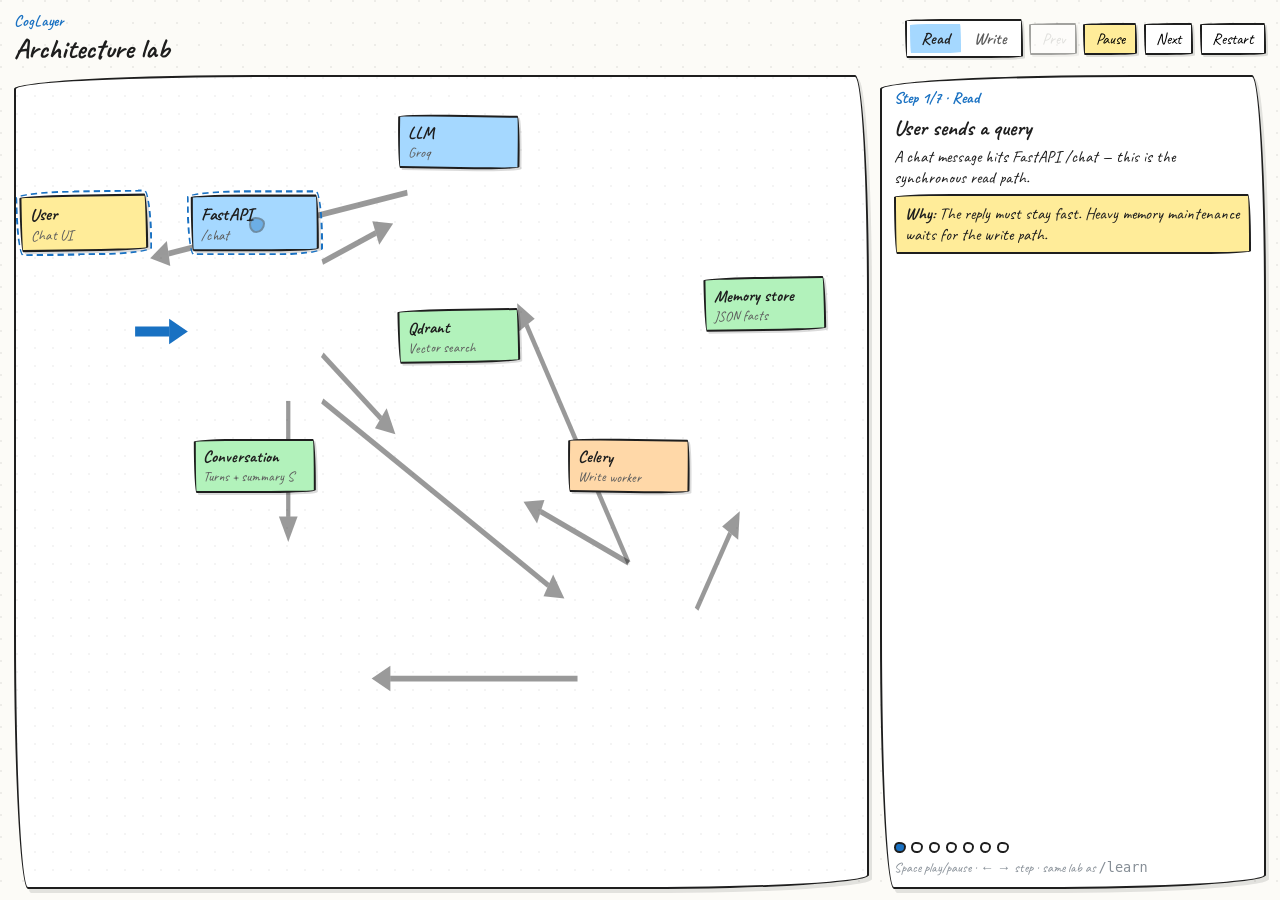
<file: docs/architecture-lab.html>
<!doctype html>
<html lang="en">
<head>
  <meta charset="UTF-8" />
  <meta name="viewport" content="width=device-width, initial-scale=1.0" />
  <title>CogLayer · Architecture lab</title>
  <link rel="preconnect" href="https://fonts.googleapis.com" />
  <link rel="preconnect" href="https://fonts.gstatic.com" crossorigin />
  <link href="https://fonts.googleapis.com/css2?family=Caveat:wght@500;600;700&family=Patrick+Hand&display=swap" rel="stylesheet" />
  <style>
    @font-face {
      font-family: Virgil;
      src: url("https://excalidraw.com/Virgil.woff2") format("woff2");
      font-display: swap;
    }
    :root {
      --ink: #1e1e1e;
      --paper: #fcfbf7;
      --read: #1971c2;
      --write: #e67700;
      --accent: var(--read);
      --fill-blue: #a5d8ff;
      --fill-green: #b2f2bb;
      --fill-yellow: #ffec99;
      --fill-orange: #ffd8a8;
      --sketch: Virgil, Caveat, "Patrick Hand", cursive;
    }
    html, body { height: 100%; margin: 0; overflow: hidden; }
    body {
      font-family: var(--sketch);
      color: var(--ink);
      background: var(--paper) radial-gradient(circle at 1px 1px, rgb(0 0 0 / 6%) 1px, transparent 0) 0 0 / 22px 22px;
    }
    .page {
      box-sizing: border-box;
      height: 100dvh;
      padding: 0.7rem 0.9rem;
      display: flex;
      flex-direction: column;
      gap: 0.55rem;
    }
    .top { display: flex; justify-content: space-between; align-items: center; gap: 0.75rem; flex: 0 0 auto; }
    .kicker { margin: 0; color: var(--read); font-weight: 600; }
    h1 { margin: 0; font-size: clamp(1.35rem, 2.2vw, 1.85rem); }
    .actions { display: flex; flex-wrap: wrap; gap: 0.4rem; align-items: center; }
    .sketchy { border: 2px solid var(--ink); border-radius: 255px 14px 225px 14px / 14px 225px 14px 255px; background: #fff; box-shadow: 2px 2px 0 rgb(0 0 0 / 12%); }
    button { font-family: inherit; cursor: pointer; }
    .toggle { display: inline-flex; padding: 0.18rem; gap: 0.1rem; }
    .toggle button { border: none; background: transparent; padding: 0.25rem 0.7rem; border-radius: 255px 10px 225px 10px / 10px 225px 10px 255px; font-size: 1.05rem; font-weight: 600; color: #5c5c5c; }
    .toggle button.on { background: var(--fill-blue); color: var(--ink); }
    body.write .toggle button.on { background: var(--fill-orange); }
    .ctrl { padding: 0.25rem 0.65rem; font-size: 1rem; }
    .ctrl.primary { background: var(--fill-yellow); }
    .ctrl:disabled { opacity: 0.4; cursor: not-allowed; }
    .stage { flex: 1; min-height: 0; display: grid; grid-template-columns: 1.55fr 0.7fr; gap: 0.65rem; }
    .canvas { position: relative; min-height: 0; border: 2.5px solid var(--ink); background: #fff; overflow: hidden; box-shadow: 3px 4px 0 rgb(0 0 0 / 10%); }
    .grid { position: absolute; inset: 0; background-image: radial-gradient(circle at 1px 1px, rgb(0 0 0 / 8%) 1px, transparent 0); background-size: 18px 18px; opacity: 0.55; }
    svg.edges { position: absolute; inset: 0; width: 100%; height: 100%; }
    .edge { stroke: #1e1e1e; stroke-width: 0.5; fill: none; opacity: 0.45; }
    .edge.on { stroke: var(--accent); stroke-width: 0.85; opacity: 1; }
    .arrow { fill: #1e1e1e; opacity: 0.45; }
    .arrow.on { fill: var(--accent); opacity: 1; }
    .node { position: absolute; transform: translate(-50%, -50%) rotate(var(--tilt, 0deg)); min-width: 6.4rem; max-width: 8.5rem; padding: 0.35rem 0.5rem; border: 2.5px solid var(--ink); border-radius: 255px 14px 225px 14px / 14px 225px 14px 255px; box-shadow: 2px 2px 0 rgb(0 0 0 / 14%); }
    .node .label { display: block; font-weight: 700; font-size: 1.05rem; }
    .node .sub { display: block; color: #5c5c5c; font-size: 0.88rem; }
    .actor { background: var(--fill-yellow); }
    .compute { background: var(--fill-blue); }
    .store { background: var(--fill-green); }
    .queue { background: var(--fill-orange); }
    .node.active { outline: 2px dashed var(--accent); outline-offset: 2px; z-index: 2; transform: translate(-50%, -50%) rotate(var(--tilt, 0deg)) scale(1.05); }
    .packet { position: absolute; width: 12px; height: 12px; margin: -6px 0 0 -6px; border: 2px solid var(--ink); border-radius: 40% 60% 55% 45% / 45% 40% 60% 55%; background: var(--accent); z-index: 3; animation: fly 1.15s cubic-bezier(0.4, 0, 0.2, 1) forwards; }
    @keyframes fly { to { left: var(--x2); top: var(--y2); opacity: 0.4; } }
    .caption { min-height: 0; border: 2.5px solid var(--ink); background: #fff; padding: 0.7rem 0.8rem; display: flex; flex-direction: column; gap: 0.35rem; overflow: hidden; box-shadow: 3px 4px 0 rgb(0 0 0 / 10%); }
    .idx { margin: 0; color: var(--accent); font-weight: 700; }
    .caption h2 { margin: 0; font-size: 1.35rem; }
    .cap, .why { margin: 0; line-height: 1.25; font-size: 1.05rem; }
    .why { padding: 0.45rem 0.55rem; background: var(--fill-yellow); border: 2px solid var(--ink); border-radius: 255px 14px 225px 14px / 14px 225px 14px 255px; }
    .dots { display: flex; gap: 0.35rem; margin-top: auto; padding-top: 0.35rem; }
    .dot { width: 0.72rem; height: 0.72rem; border: 2px solid var(--ink); border-radius: 40% 60% 50% 50% / 50% 40% 60% 50%; background: #fff; padding: 0; }
    .dot.on { background: var(--accent); }
    .hint { margin: 0; color: #868e96; font-size: 0.85rem; }
    body.write { --accent: var(--write); }
    @media (max-width: 900px) {
      .stage { grid-template-columns: 1fr; grid-template-rows: 1.15fr 0.85fr; }
    }
  </style>
</head>
<body>
  <div class="page">
    <header class="top">
      <div>
        <p class="kicker">CogLayer</p>
        <h1>Architecture lab</h1>
      </div>
      <div class="actions">
        <div class="toggle sketchy" id="pathToggle">
          <button type="button" data-path="read" class="on">Read</button>
          <button type="button" data-path="write">Write</button>
        </div>
        <button type="button" class="ctrl sketchy" id="prev">Prev</button>
        <button type="button" class="ctrl sketchy primary" id="play">Pause</button>
        <button type="button" class="ctrl sketchy" id="next">Next</button>
        <button type="button" class="ctrl sketchy" id="restart">Restart</button>
      </div>
    </header>
    <div class="stage">
      <div class="canvas sketchy" id="canvas">
        <div class="grid"></div>
        <svg class="edges" id="edges" viewBox="0 0 100 70" preserveAspectRatio="none"></svg>
        <div id="nodes"></div>
        <div id="packetSlot"></div>
      </div>
      <aside class="caption sketchy">
        <p class="idx" id="idx"></p>
        <h2 id="title"></h2>
        <p class="cap" id="cap"></p>
        <p class="why" id="why"></p>
        <div class="dots" id="dots"></div>
        <p class="hint">Space play/pause · ← → step · same lab as <code>/learn</code></p>
      </aside>
    </div>
  </div>
  <script>
    const READ = [
      { title: "User sends a query", caption: "A chat message hits FastAPI /chat — this is the synchronous read path.", why: "The reply must stay fast. Heavy memory maintenance waits for the write path.", activeNodes: ["user", "api"], activeEdges: ["user-api"], packet: { from: "user", to: "api" } },
      { title: "Embed query + similarity search", caption: "The query is embedded and Qdrant returns top-k memories scoped by user_id.", why: "Embeddings give cheap recall across many facts without stuffing the whole store into the prompt.", activeNodes: ["api", "qdrant"], activeEdges: ["api-qdrant"], packet: { from: "api", to: "qdrant" } },
      { title: "Load conversation context", caption: "Recent turns are loaded from the conversation store for short-term context.", why: "Memories are long-term facts; conversation turns are the immediate thread.", activeNodes: ["api", "conversation"], activeEdges: ["api-conversation"], packet: { from: "api", to: "conversation" } },
      { title: "Build the prompt", caption: "System instructions + retrieved memories + history + the user query become one prompt.", why: "The model only sees what was retrieved — not the entire memory database.", activeNodes: ["api", "qdrant", "conversation", "llm"], activeEdges: ["api-llm"], packet: { from: "api", to: "llm" } },
      { title: "LLM generates the reply", caption: "Groq produces an answer grounded in that user’s memories and chat history.", why: "Judgment for wording happens here; storage decisions wait for the write path.", activeNodes: ["llm"], activeEdges: [] },
      { title: "Reply sent to the user", caption: "The HTTP response returns immediately so the UI stays snappy.", why: "Users should not wait on EXTRACT + DECIDE + store updates.", activeNodes: ["llm", "user", "api"], activeEdges: ["llm-user"], packet: { from: "llm", to: "user" } },
      { title: "Fire the background job", caption: "process_message_pair.delay(...) enqueues the write path on RabbitMQ → Celery.", why: "This is the handoff: read path done, write path starts without blocking the reply.", activeNodes: ["api", "celery"], activeEdges: ["api-celery"], packet: { from: "api", to: "celery" } },
    ];
    const WRITE = [
      { title: "New message pair arrives", caption: "Celery picks up user query + assistant reply as one write-path unit.", why: "Facts are extracted from the exchange, not from the query alone.", activeNodes: ["celery", "api"], activeEdges: ["api-celery"], packet: { from: "api", to: "celery" } },
      { title: "Save to conversation store", caption: "The pair is appended to conversations_store.json for that user UUID.", why: "Later EXTRACT calls need history for summary S and last-m messages.", activeNodes: ["celery", "conversation"], activeEdges: ["celery-conversation"], packet: { from: "celery", to: "conversation" } },
      { title: "Build extraction prompt P", caption: "Summary S of past messages + last ~10 turns + the new pair.", why: "Summary compresses old context; recent turns keep detail for new facts.", activeNodes: ["celery", "conversation", "llm"], activeEdges: ["celery-conversation", "celery-llm"], packet: { from: "conversation", to: "llm" } },
      { title: "LLM call #1 — EXTRACT", caption: "The model emits candidate memory facts (atomic sentences).", why: "Not every sentence is a durable memory — EXTRACT filters for lasting facts.", activeNodes: ["llm", "celery"], activeEdges: ["celery-llm"] },
      { title: "Similar search per candidate", caption: "Each fact is embedded and matched against that user’s top-s memories in Qdrant.", why: "Similarity = cheap recall of possible duplicates, updates, or contradictions.", activeNodes: ["celery", "qdrant"], activeEdges: ["celery-qdrant"], packet: { from: "celery", to: "qdrant" } },
      { title: "LLM call #2 — DECIDE", caption: "Given a candidate + top-s matches, the model picks one tool: ADD, UPDATE, DELETE, or NOOP.", why: "“Likes X” vs “hates X” embed similarly — only an LLM can judge the relationship.", activeNodes: ["llm", "celery", "qdrant"], activeEdges: ["celery-llm"] },
      { title: "Apply operations", caption: "ADD/UPDATE write (and re-embed) into memory_store.json + upsert Qdrant. DELETE removes both. NOOP skips.", why: "JSON is the durable record; Qdrant must stay in sync for the next read path.", activeNodes: ["celery", "memory", "qdrant"], activeEdges: ["celery-memory", "celery-qdrant"], packet: { from: "celery", to: "memory" } },
      { title: "Ready for the next query", caption: "The next /chat read path will retrieve the updated memories automatically.", why: "That closes the loop: chat → learn → store → chat again.", activeNodes: ["memory", "qdrant", "user", "api"], activeEdges: ["user-api", "api-qdrant"] },
    ];
    const NODES = {
      user: { label: "User", sub: "Chat UI", x: 8, y: 18, kind: "actor" },
      api: { label: "FastAPI", sub: "/chat", x: 28, y: 18, kind: "compute" },
      llm: { label: "LLM", sub: "Groq", x: 52, y: 8, kind: "compute" },
      qdrant: { label: "Qdrant", sub: "Vector search", x: 52, y: 32, kind: "store" },
      conversation: { label: "Conversation", sub: "Turns + summary S", x: 28, y: 48, kind: "store" },
      celery: { label: "Celery", sub: "Write worker", x: 72, y: 48, kind: "queue" },
      memory: { label: "Memory store", sub: "JSON facts", x: 88, y: 28, kind: "store" },
    };
    const EDGES = {
      "user-api": { x1: 14, y1: 22, x2: 22, y2: 22 },
      "api-qdrant": { x1: 36, y1: 24, x2: 46, y2: 32 },
      "api-conversation": { x1: 32, y1: 28, x2: 32, y2: 42 },
      "api-llm": { x1: 36, y1: 16, x2: 46, y2: 12 },
      "llm-user": { x1: 46, y1: 10, x2: 14, y2: 16 },
      "api-celery": { x1: 36, y1: 28, x2: 66, y2: 46 },
      "celery-conversation": { x1: 66, y1: 52, x2: 40, y2: 52 },
      "celery-llm": { x1: 72, y1: 42, x2: 58, y2: 18 },
      "celery-qdrant": { x1: 72, y1: 42, x2: 58, y2: 36 },
      "celery-memory": { x1: 80, y1: 46, x2: 86, y2: 36 },
    };

    function geo(x1, y1, x2, y2) {
      const dx = x2 - x1, dy = y2 - y1, len = Math.hypot(dx, dy) || 1;
      const ux = dx / len, uy = dy / len;
      const tipX = x2 - ux * 1.8, tipY = y2 - uy * 1.8;
      const baseX = tipX - ux * 2.2, baseY = tipY - uy * 2.2;
      const px = -uy, py = ux, wing = 1.1;
      return {
        line: { x1, y1, x2: baseX, y2: baseY },
        arrow: `${tipX},${tipY} ${baseX + px * wing},${baseY + py * wing} ${baseX - px * wing},${baseY - py * wing}`,
      };
    }

    const nodesEl = document.getElementById("nodes");
    const edgesEl = document.getElementById("edges");
    const packetSlot = document.getElementById("packetSlot");
    const dotsEl = document.getElementById("dots");
    Object.entries(NODES).forEach(([id, n], i) => {
      const d = document.createElement("div");
      d.className = `node ${n.kind}`;
      d.dataset.id = id;
      d.style.left = n.x + "%";
      d.style.top = n.y + "%";
      d.style.setProperty("--tilt", ((i % 3) - 1) * 0.9 + "deg");
      d.innerHTML = `<span class="label">${n.label}</span><span class="sub">${n.sub}</span>`;
      nodesEl.appendChild(d);
    });
    Object.entries(EDGES).forEach(([id, e]) => {
      const g = geo(e.x1, e.y1, e.x2, e.y2);
      const group = document.createElementNS("http://www.w3.org/2000/svg", "g");
      group.dataset.id = id;
      const line = document.createElementNS("http://www.w3.org/2000/svg", "line");
      line.setAttribute("x1", g.line.x1); line.setAttribute("y1", g.line.y1);
      line.setAttribute("x2", g.line.x2); line.setAttribute("y2", g.line.y2);
      line.setAttribute("class", "edge");
      const poly = document.createElementNS("http://www.w3.org/2000/svg", "polygon");
      poly.setAttribute("points", g.arrow);
      poly.setAttribute("class", "arrow");
      group.appendChild(line); group.appendChild(poly);
      edgesEl.appendChild(group);
    });

    let path = "read", index = 0, playing = true, timer = null, endTimer = null;
    const steps = () => (path === "read" ? READ : WRITE);
    const last = () => steps().length - 1;

    function render() {
      const s = steps()[index];
      document.body.classList.toggle("write", path === "write");
      document.getElementById("idx").textContent = `Step ${index + 1}/${steps().length} · ${path === "read" ? "Read" : "Write"}`;
      document.getElementById("title").textContent = s.title;
      document.getElementById("cap").textContent = s.caption;
      document.getElementById("why").innerHTML = `<strong>Why:</strong> ${s.why}`;
      document.getElementById("play").textContent = playing ? "Pause" : "Play";
      document.getElementById("prev").disabled = index <= 0;
      document.getElementById("next").disabled = index >= last();
      document.querySelectorAll("#pathToggle button").forEach((b) => b.classList.toggle("on", b.dataset.path === path));
      document.querySelectorAll(".node").forEach((n) => n.classList.toggle("active", s.activeNodes.includes(n.dataset.id)));
      document.querySelectorAll("#edges g").forEach((g) => {
        const on = s.activeEdges.includes(g.dataset.id);
        g.querySelector(".edge").classList.toggle("on", on);
        g.querySelector(".arrow").classList.toggle("on", on);
      });
      dotsEl.innerHTML = "";
      steps().forEach((st, i) => {
        const b = document.createElement("button");
        b.type = "button";
        b.className = "dot" + (i === index ? " on" : "");
        b.title = st.title;
        b.onclick = () => { playing = false; index = i; syncTimers(); render(); spawnPacket(); };
        dotsEl.appendChild(b);
      });
    }

    function spawnPacket() {
      packetSlot.innerHTML = "";
      const s = steps()[index];
      if (!s.packet) return;
      const from = NODES[s.packet.from], to = NODES[s.packet.to];
      const p = document.createElement("div");
      p.className = "packet";
      p.style.left = from.x + "%";
      p.style.top = from.y + "%";
      p.style.setProperty("--x2", to.x + "%");
      p.style.setProperty("--y2", to.y + "%");
      packetSlot.appendChild(p);
    }

    function syncTimers() {
      clearInterval(timer); clearTimeout(endTimer); timer = null; endTimer = null;
      if (!playing) return;
      timer = setInterval(() => {
        if (index >= last()) return;
        index += 1;
        render();
        spawnPacket();
      }, 2800);
      if (index >= last()) {
        endTimer = setTimeout(() => { playing = false; render(); syncTimers(); }, 2800);
      }
    }

    document.getElementById("prev").onclick = () => { playing = false; index = Math.max(0, index - 1); syncTimers(); render(); spawnPacket(); };
    document.getElementById("next").onclick = () => { playing = false; index = Math.min(last(), index + 1); syncTimers(); render(); spawnPacket(); };
    document.getElementById("play").onclick = () => {
      if (playing) playing = false;
      else { if (index >= last()) index = 0; playing = true; }
      syncTimers(); render(); spawnPacket();
    };
    document.getElementById("restart").onclick = () => { index = 0; playing = true; syncTimers(); render(); spawnPacket(); };
    document.querySelectorAll("#pathToggle button").forEach((b) => {
      b.onclick = () => { path = b.dataset.path; index = 0; playing = true; syncTimers(); render(); spawnPacket(); };
    });
    window.addEventListener("keydown", (e) => {
      if (e.key === " ") { e.preventDefault(); document.getElementById("play").click(); }
      if (e.key === "ArrowRight") { e.preventDefault(); document.getElementById("next").click(); }
      if (e.key === "ArrowLeft") { e.preventDefault(); document.getElementById("prev").click(); }
    });

    render();
    spawnPacket();
    syncTimers();
  </script>
</body>
</html>
</file>
